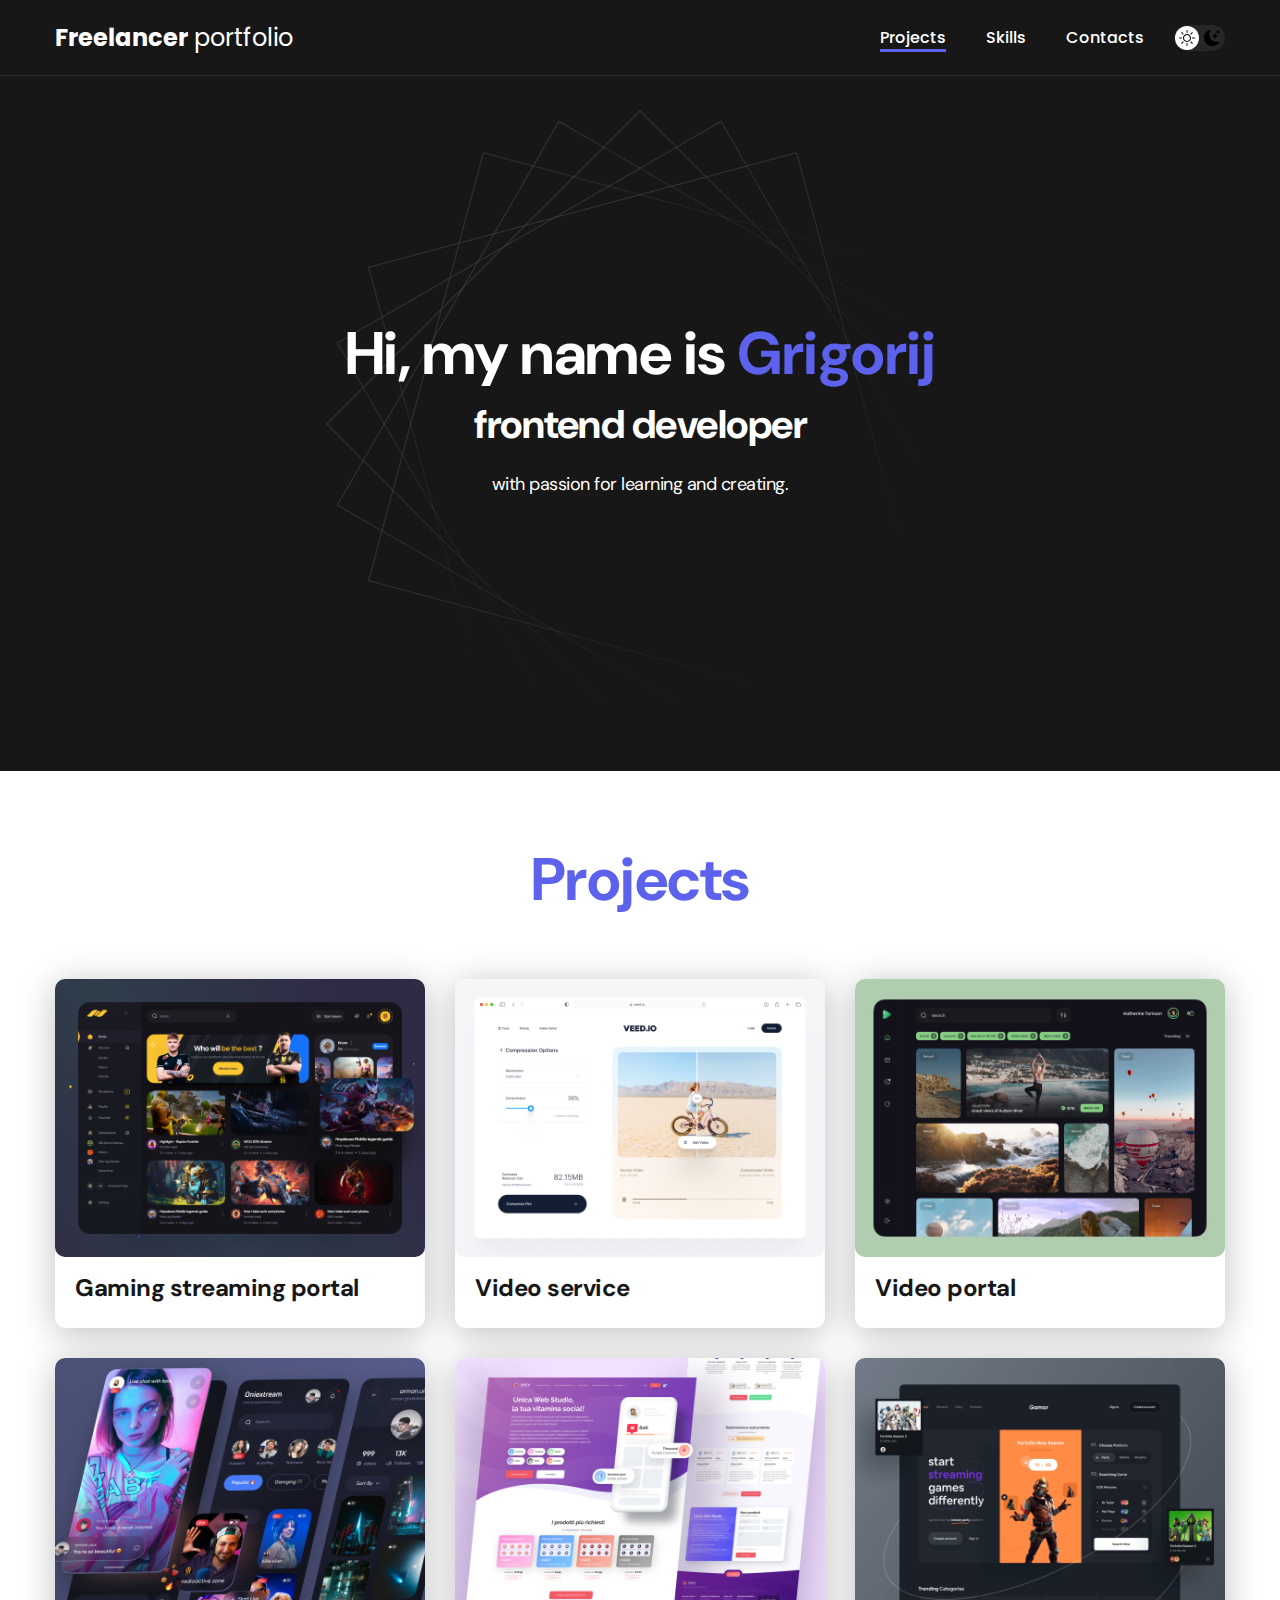
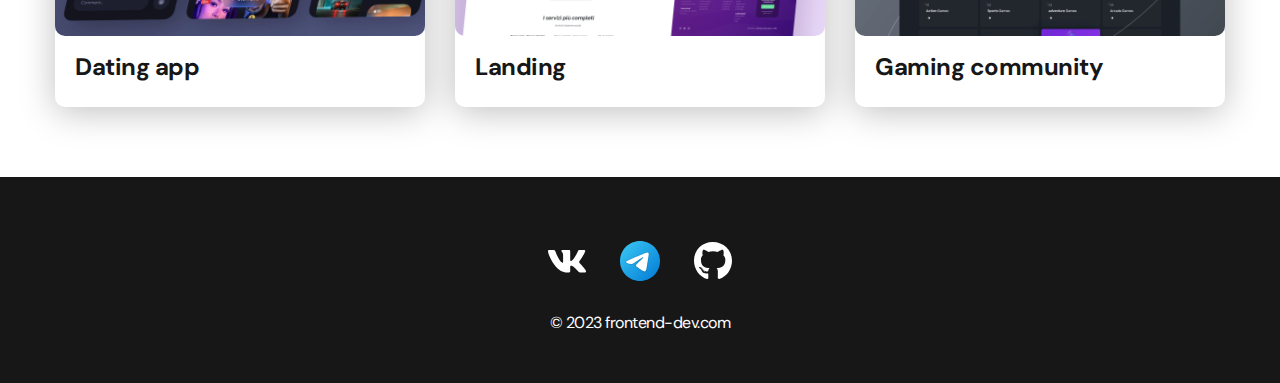
<file: index.html>
<!DOCTYPE html>
<html lang="en">
<head>
	<meta charset="UTF-8">
	<meta http-equiv="X-UA-Compatible" content="IE=edge">
	<meta name="viewport" content="width=device-width, initial-scale=1.0">
	<link rel="stylesheet" href="./main.css">
	<title>Freelancer portfolio</title>
</head>
<body>
	<nav class="nav">
			<div class="container">
				<div class="nav_row">
					<a href="./index.html" class="logo"> <strong>Freelancer</strong> portfolio</a>

					 <button class="dark-mode-btn">
						<img src="./img/icons/sun.svg" alt="Light mode" class="dark-mode-btn__icon">
						<img src="./img/icons/moon.svg" alt="Light mode" class="dark-mode-btn__icon">
					 </button>

					<ul class="nav_list">
						<li class="nav-list__item"> <a href="./index.html" class="nav-list__link nav-list__link--active">Projects</a> </li>
						<li class="nav-list__item"> <a href="./skills.html" class="nav-list__link">Skills</a></li>
						<li class="nav-list__item"> <a href="./contacts.html" class="nav-list__link">Contacts</a></li>
					</ul>
				</div>
			</div>
	</nav>
	<!--header-->
	<header class="header">	
		<div class="header__wrapper">
			<h1 class="header__title">
				<strong>Hi, my name is <em>Grigorij</em></strong><br>
				frontend developer
			</h1>
			<div class="header__text">
				<p>with passion for learning and creating.</p>
			</div>
			<!-- <a href="#!" class="btn">Download CV</a> -->
		</div>
	</header>
	<!--header End-->
	
	<!-- main -->
	<main class="section">
		<div class="container">
			<h2 class="title-1">Projects</h2>
			<ul class="projects">
				<li class="project">
					<a href="./project-page1.html" target="_blank">
						<img src="./img/projects/01-big.jpg" alt="project-img" class="project__img">
						<h3 class="project__title">Gaming streaming portal</h3>
					</a>
				</li>
				<li class="project">
					<a href="./project-page2.html" target="_blank">
						<img src="./img/projects/02-big.jpg" alt="project-img" class="project__img">
						<h3 class="project__title">Video service</h3>
					</a>
				</li>
				<li class="project">
					<a href="./project-page3.html" target="_blank">
						<img src="./img/projects/03-big.jpg" alt="project-img" class="project__img">
						<h3 class="project__title">Video portal</h3>
					</a>
				</li>
				<li class="project">
					<a href="./project-page4.html" target="_blank">
						<img src="./img/projects/04-big.jpg" alt="project-img" class="project__img">
						<h3 class="project__title">Dating app</h3>
					</a>
				</li>
				<li class="project">
					<a href="./project-page5.html" target="_blank">
						<img src="./img/projects/05-big.jpg" alt="project-img" class="project__img">
						<h3 class="project__title">Landing</h3>
					</a>
				</li>
				<li class="project">
					<a href="./project-page6.html" target="_blank">
						<img src="./img/projects/06-big.jpg" alt="project-img" class="project__img">
						<h3 class="project__title">Gaming community</h3>
					</a>
				</li>
			</ul>
		</div>
	</main>
	<!-- main end-->

	<!-- footer -->
	<footer class="footer">
		<div class="container">
			<div class="footer__wraper">
				<ul class="social">
					<li class="social__item"><a href="https://vk.com/zvory" target="_blank"><img src="./img/footer/vk.svg" alt="Link"></a></li>
					<li><a href="https://t.me/grigin228" target="_blank"><img src="./img/footer/telegram.svg" alt="Link"></a></li>
					<li><a href="!#" target="_blank"><img src="./img/icons/🦆 icon _GitHub_.svg" alt="Link"></a></li>
				</ul>
				<p class="copyright">© 2023 frontend-dev.com</p>
			</div>
		</div>
	</footer>
	<!-- footer end -->

	<script src="./main.js"></script>
</body>
</html>
</file>
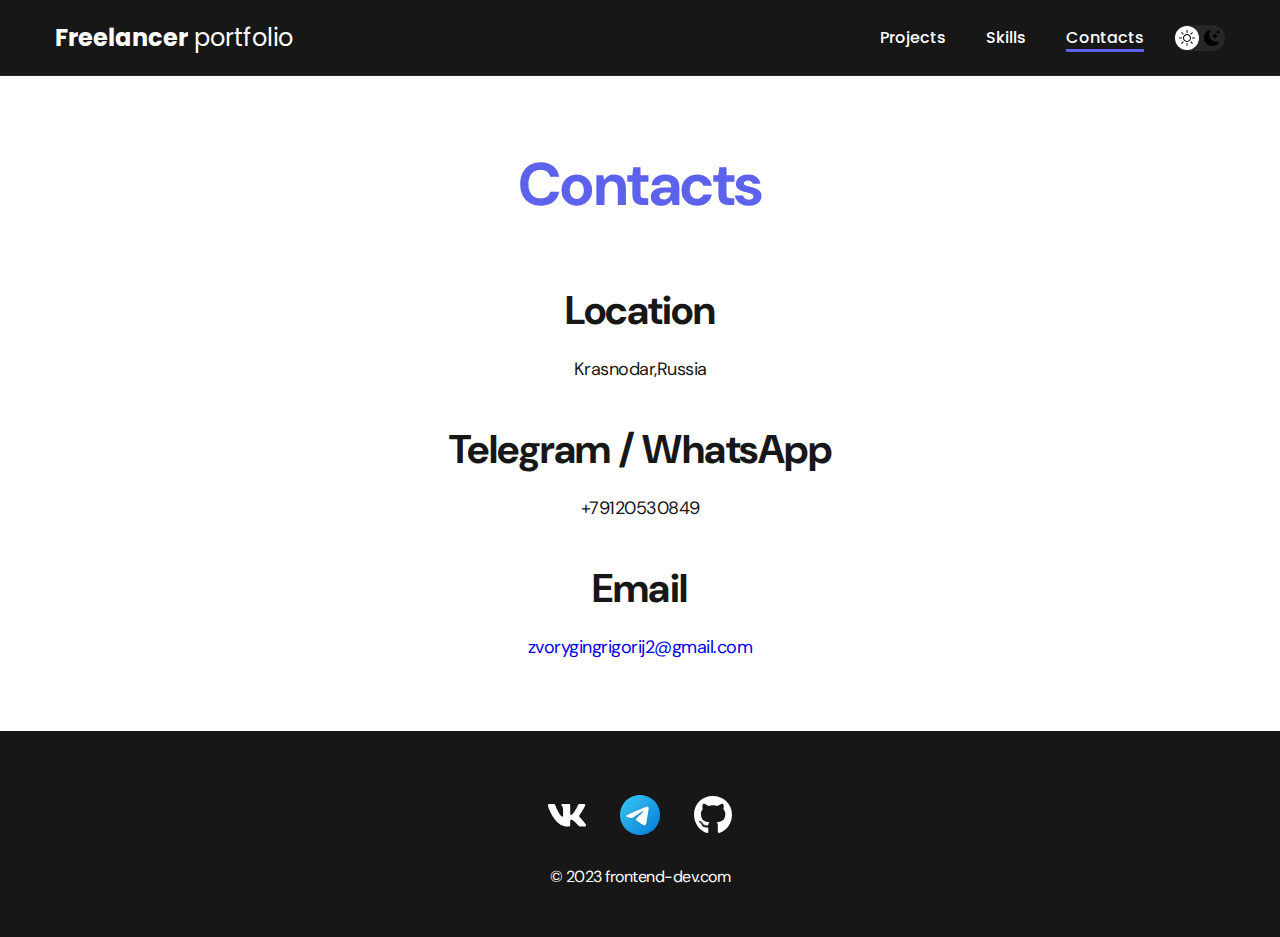
<file: contacts.html>
<!DOCTYPE html>
<html lang="en">
<head>
	<meta charset="UTF-8">
	<meta http-equiv="X-UA-Compatible" content="IE=edge">
	<meta name="viewport" content="width=device-width, initial-scale=1.0">
	<link rel="stylesheet" href="./main.css">
	<title>Contacts</title>
</head>
<body>
	<nav class="nav">
		<div class="container">
			<div class="nav_row">
				<a href="./index.html" class="logo"> <strong>Freelancer</strong> portfolio</a>

				<button class="dark-mode-btn">
					<img src="./img/icons/sun.svg" alt="Light mode" class="dark-mode-btn__icon">
					<img src="./img/icons/moon.svg" alt="Light mode" class="dark-mode-btn__icon">
				</button>

				<ul class="nav_list">
					<li class="nav-list__item"> <a href="./index.html" class="nav-list__link ">Projects</a> </li>
					<li class="nav-list__item"> <a href="./skills.html" class="nav-list__link ">Skills</a></li>
					<li class="nav-list__item"> <a href="./contacts.html" class="nav-list__link nav-list__link--active">Contacts</a></li>
				</ul>
			</div>
		</div>
	</nav>
	<!-- main -->
	<main class="section ">
		<div class="container">
			<h1 class="title-1">Contacts</h1>

			<ul class="content-list">
				<li class="content-list__item">
					<h2 class="title-2">Location</h2>
					<p>Krasnodar,Russia</p>		
				</li>

				<li class="content-list__item">
					<h2 class="title-2">Telegram / WhatsApp</h2>
					<p>+79120530849</p>
				</li>

				<li class="content-list__item">
					<h2 class="title-2">Email</h2>
					<a href="mailto:zvorygingrigorij2@gmail.com">zvorygingrigorij2@gmail.com</a>
				</li>
			</ul>

		</div>
	</main>
	<!-- main end-->

	<!-- footer -->
	<footer class="footer">
		<div class="container">
			<div class="footer__wraper">
				<ul class="social">
					<li class="social__item"><a href="https://vk.com/zvory" target="_blank"><img src="./img/footer/vk.svg" alt="Link"></a></li>
					<li><a href="https://t.me/grigin228" target="_blank"><img src="./img/footer/telegram.svg" alt="Link"></a></li>
					<li><a href="!#" target="_blank"><img src="./img/icons/🦆 icon _GitHub_.svg" alt="Link"></a></li>
				</ul>
				<p class="copyright">© 2023 frontend-dev.com</p>
			</div>
		</div>
	</footer>
	<!-- footer end -->

	<script src="./main.js"></script>
</body>
</html>
</file>
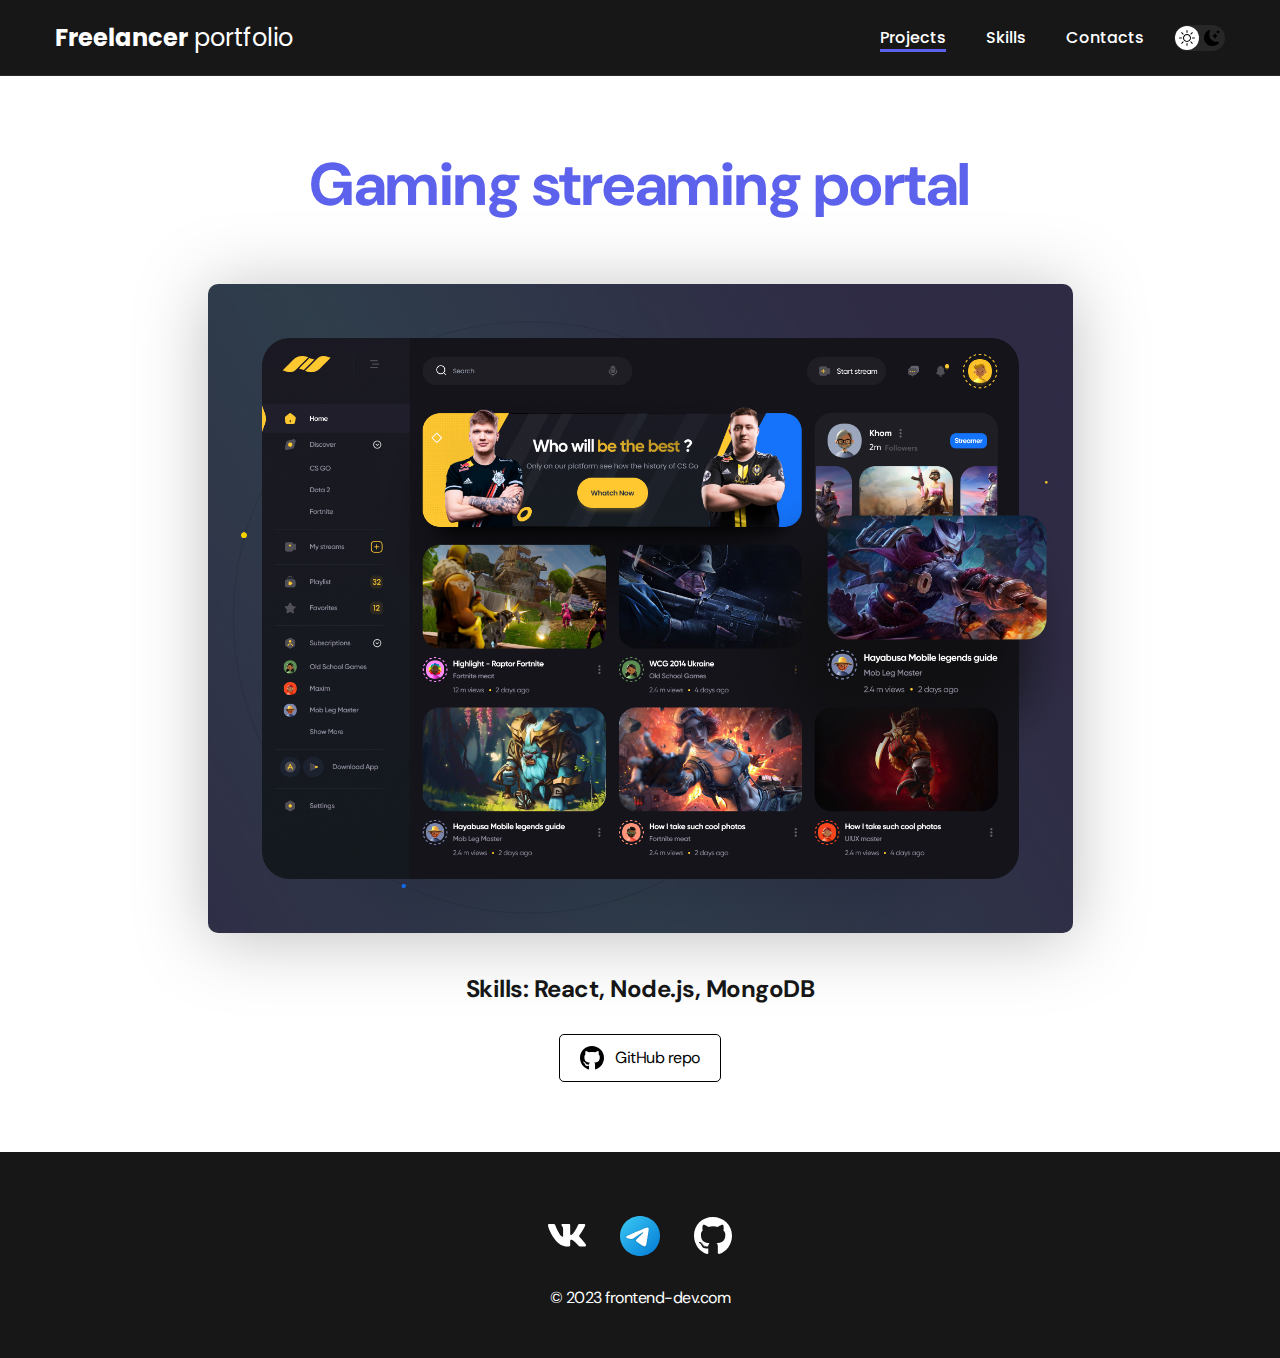
<file: project-page1.html>
<!DOCTYPE html>
<html lang="en">
<head>
	<meta charset="UTF-8">
	<meta http-equiv="X-UA-Compatible" content="IE=edge">
	<meta name="viewport" content="width=device-width, initial-scale=1.0">
	<link rel="stylesheet" href="./main.css">
	<title>Project</title>
</head>
<body>
	<nav class="nav">
		<div class="container">
			<div class="nav_row">
				<a href="./index.html" class="logo"> <strong>Freelancer</strong> portfolio</a>

				<button class="dark-mode-btn">
					<img src="./img/icons/sun.svg" alt="Light mode" class="dark-mode-btn__icon">
					<img src="./img/icons/moon.svg" alt="Light mode" class="dark-mode-btn__icon">
				</button>
				
				<ul class="nav_list">
					<li class="nav-list__item"> <a href="./index.html" class="nav-list__link nav-list__link--active">Projects</a> </li>
					<li class="nav-list__item"> <a href="./skills.html" class="nav-list__link">Skills</a></li>
					<li class="nav-list__item"> <a href="./contacts.html" class="nav-list__link">Contacts</a></li>
				</ul>
			</div>
		</div>
	</nav>

	<!-- main -->
	<main class="section ">
		<div class="container">
			<div class="project-details">
				<h1 class="title-1">Gaming streaming portal</h1>

				<img src="./img/projects/01-big.jpg" alt="" class="project-details__cover">

				<div class="project-details__desc">
					<p>Skills: React, Node.js, MongoDB</p>
				</div>

				<a href="#!" class="btn_outline">
					<img src="./img/icons/gitHub-black.svg" alt="">
					GitHub repo
				</a>
			</div>
		</div>
	</main>
	<!-- main end-->

	<!-- footer -->
	<footer class="footer">
		<div class="container">
			<div class="footer__wraper">
				<ul class="social">
					<li class="social__item"><a href="https://vk.com/zvory" target="_blank"><img src="./img/footer/vk.svg" alt="Link"></a></li>
					<li><a href="https://t.me/grigin228" target="_blank"><img src="./img/footer/telegram.svg" alt="Link"></a></li>
					<li><a href="!#" target="_blank"><img src="./img/icons/🦆 icon _GitHub_.svg" alt="Link"></a></li>
				</ul>
				<p class="copyright">© 2023 frontend-dev.com</p>
			</div>
		</div>
	</footer>
	<!-- footer end -->

	<script src="./main.js"></script>
	
</body>
</html>
</file>
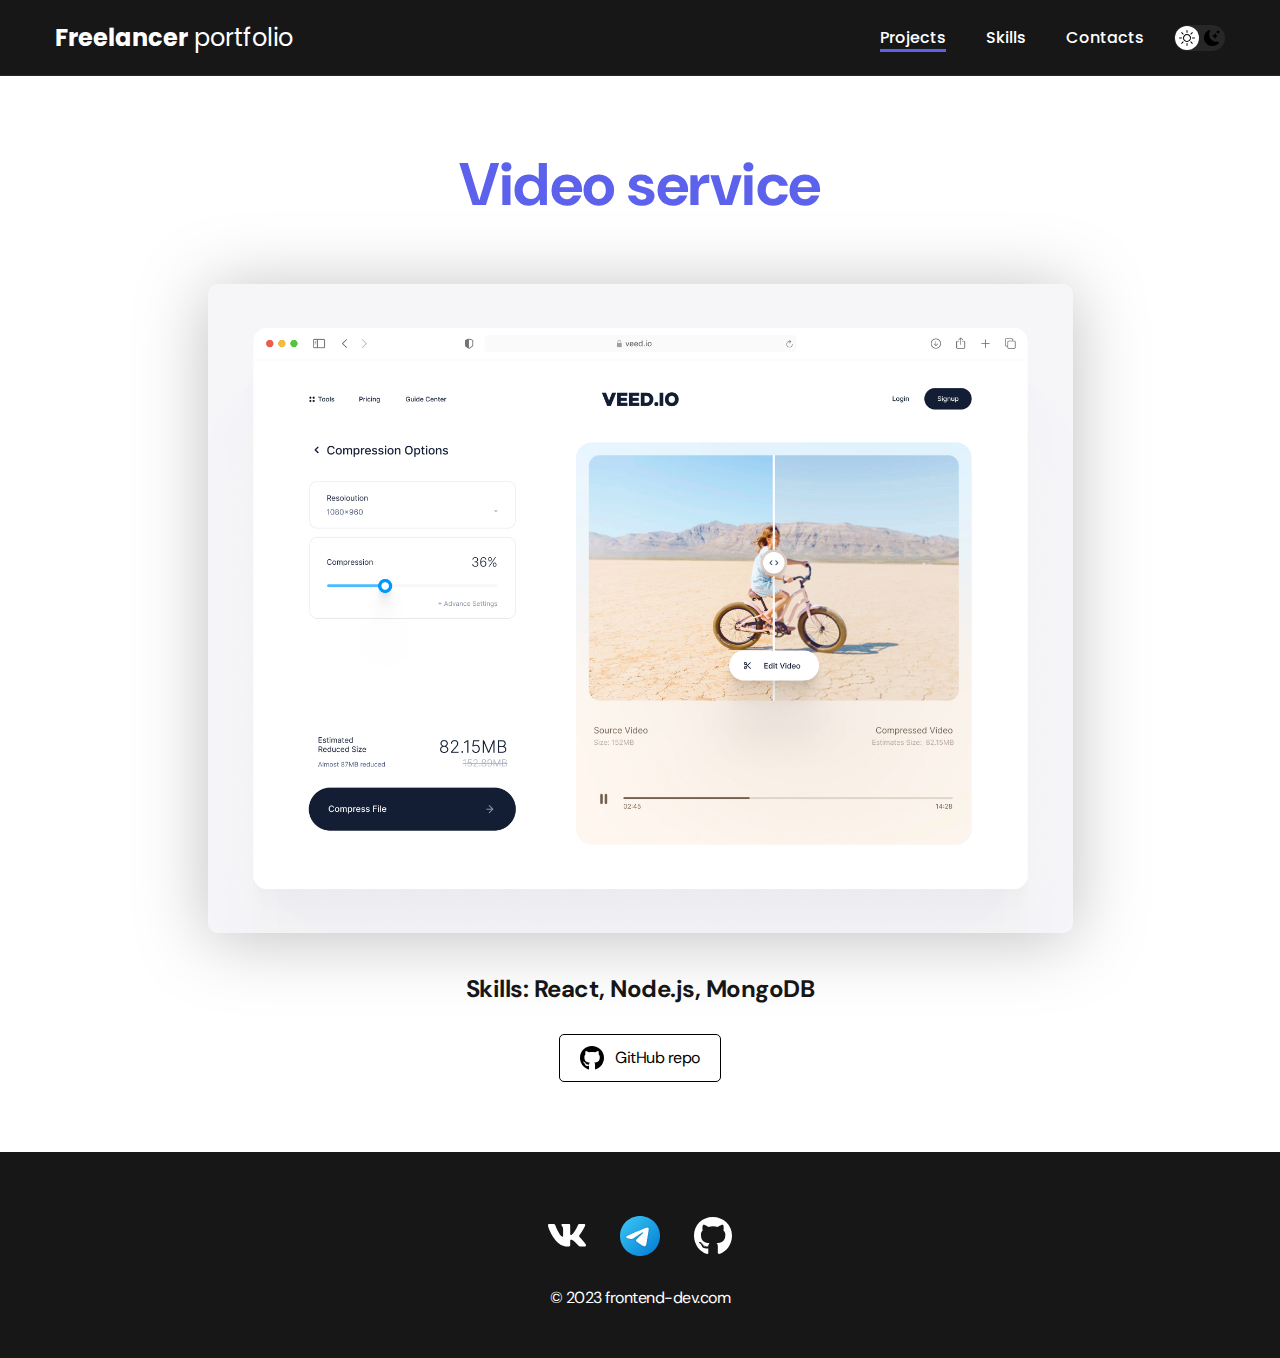
<file: project-page2.html>
<!DOCTYPE html>
<html lang="en">
<head>
	<meta charset="UTF-8">
	<meta http-equiv="X-UA-Compatible" content="IE=edge">
	<meta name="viewport" content="width=device-width, initial-scale=1.0">
	<link rel="stylesheet" href="./main.css">
	<title>Project</title>
</head>
<body>
	<nav class="nav">
		<div class="container">
			<div class="nav_row">
				<a href="./index.html" class="logo"> <strong>Freelancer</strong> portfolio</a>

				<button class="dark-mode-btn">
					<img src="./img/icons/sun.svg" alt="Light mode" class="dark-mode-btn__icon">
					<img src="./img/icons/moon.svg" alt="Light mode" class="dark-mode-btn__icon">
				</button>
				
				<ul class="nav_list">
					<li class="nav-list__item"> <a href="./index.html" class="nav-list__link nav-list__link--active">Projects</a> </li>
					<li class="nav-list__item"> <a href="./skills.html" class="nav-list__link">Skills</a></li>
					<li class="nav-list__item"> <a href="./contacts.html" class="nav-list__link">Contacts</a></li>
				</ul>
			</div>
		</div>
	</nav>

	<!-- main -->
	<main class="section ">
		<div class="container">
			<div class="project-details">
				<h1 class="title-1">Video service</h1>

				<img src="./img/projects/02-big.jpg" alt="" class="project-details__cover">

				<div class="project-details__desc">
					<p>Skills: React, Node.js, MongoDB</p>
				</div>

				<a href="#!" class="btn_outline">
					<img src="./img/icons/gitHub-black.svg" alt="">
					GitHub repo
				</a>



			</div>

		</div>
	</main>
	<!-- main end-->

	<!-- footer -->
	<footer class="footer">
		<div class="container">
			<div class="footer__wraper">
				<ul class="social">
					<li class="social__item"><a href="https://vk.com/zvory" target="_blank"><img src="./img/footer/vk.svg" alt="Link"></a></li>
					<li><a href="https://t.me/grigin228" target="_blank"><img src="./img/footer/telegram.svg" alt="Link"></a></li>
					<li><a href="!#" target="_blank"><img src="./img/icons/🦆 icon _GitHub_.svg" alt="Link"></a></li>
				</ul>
				<p class="copyright">© 2023 frontend-dev.com</p>
			</div>
		</div>
	</footer>
	<!-- footer end -->

	<script src="./main.js"></script>
	
</body>
</html>
</file>
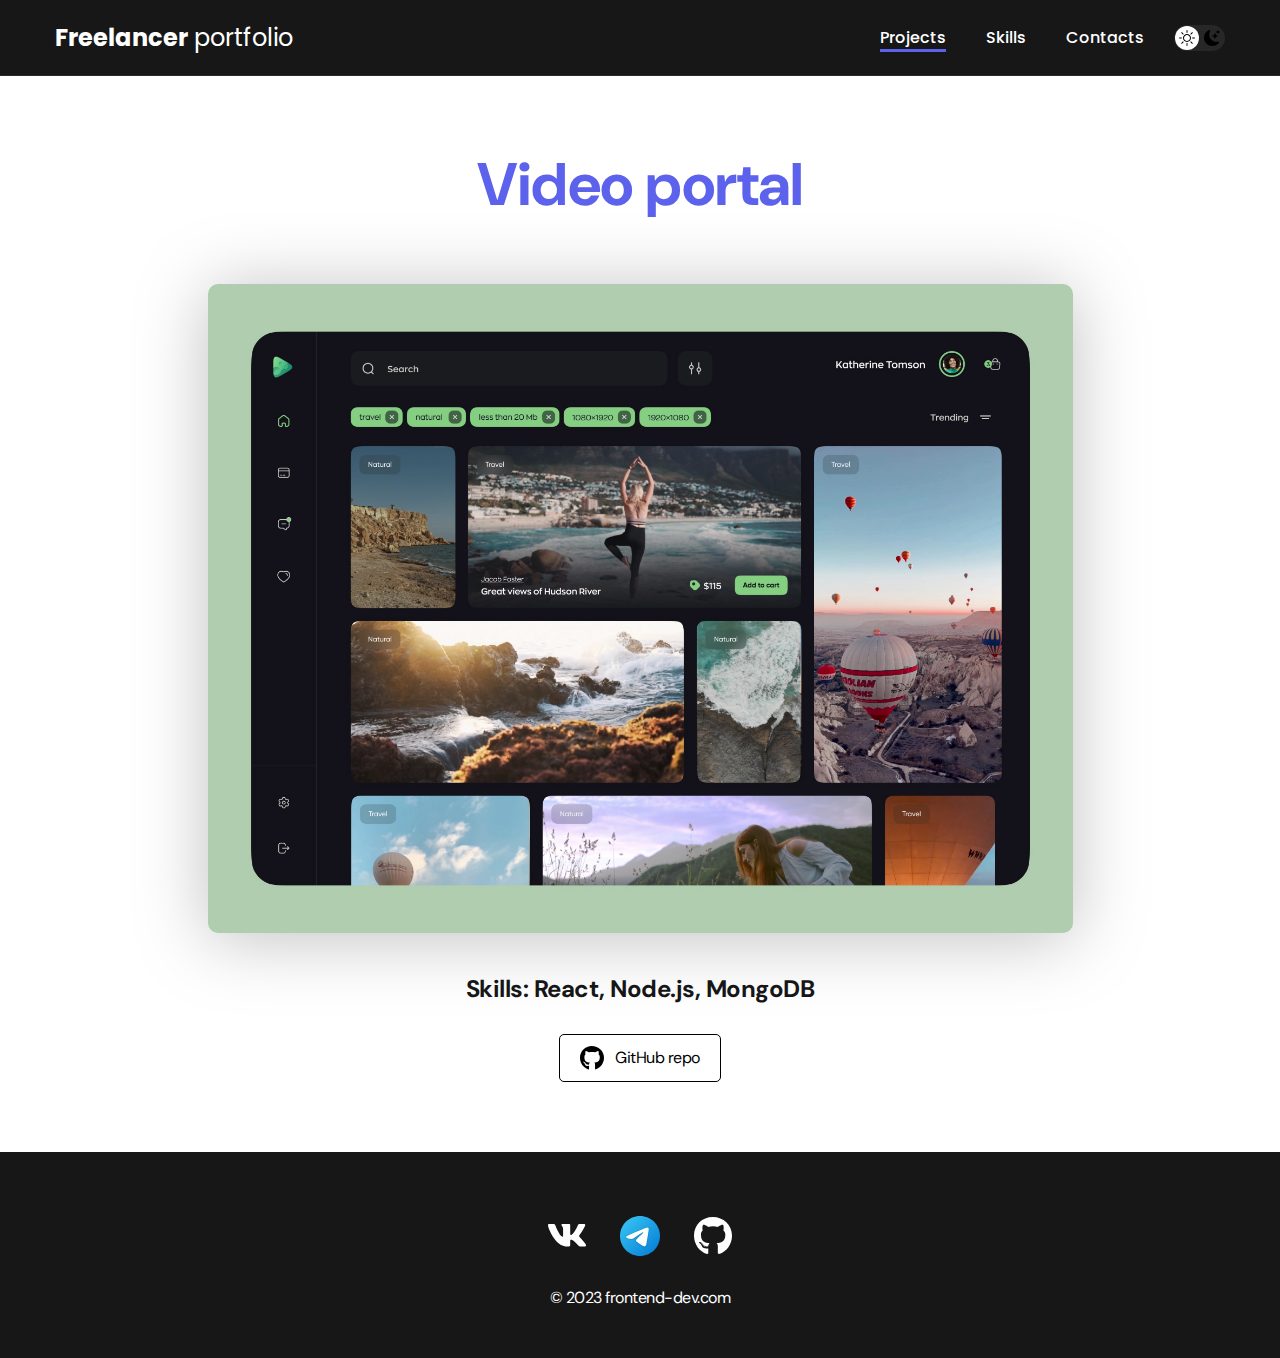
<file: project-page3.html>
<!DOCTYPE html>
<html lang="en">
<head>
	<meta charset="UTF-8">
	<meta http-equiv="X-UA-Compatible" content="IE=edge">
	<meta name="viewport" content="width=device-width, initial-scale=1.0">
	<link rel="stylesheet" href="./main.css">
	<title>Project</title>
</head>
<body>
	<nav class="nav">
		<div class="container">
			<div class="nav_row">
				<a href="./index.html" class="logo"> <strong>Freelancer</strong> portfolio</a>

				<button class="dark-mode-btn">
					<img src="./img/icons/sun.svg" alt="Light mode" class="dark-mode-btn__icon">
					<img src="./img/icons/moon.svg" alt="Light mode" class="dark-mode-btn__icon">
				</button>
				
				<ul class="nav_list">
					<li class="nav-list__item"> <a href="./index.html" class="nav-list__link nav-list__link--active">Projects</a> </li>
					<li class="nav-list__item"> <a href="./skills.html" class="nav-list__link">Skills</a></li>
					<li class="nav-list__item"> <a href="./contacts.html" class="nav-list__link">Contacts</a></li>
				</ul>
			</div>
		</div>
	</nav>

	<!-- main -->
	<main class="section ">
		<div class="container">
			<div class="project-details">
				<h1 class="title-1">Video portal</h1>

				<img src="./img/projects/03-big.jpg" alt="" class="project-details__cover">

				<div class="project-details__desc">
					<p>Skills: React, Node.js, MongoDB</p>
				</div>

				<a href="#!" class="btn_outline">
					<img src="./img/icons/gitHub-black.svg" alt="">
					GitHub repo
				</a>



			</div>

		</div>
	</main>
	<!-- main end-->

	<!-- footer -->
	<footer class="footer">
		<div class="container">
			<div class="footer__wraper">
				<ul class="social">
					<li class="social__item"><a href="https://vk.com/zvory" target="_blank"><img src="./img/footer/vk.svg" alt="Link"></a></li>
					<li><a href="https://t.me/grigin228" target="_blank"><img src="./img/footer/telegram.svg" alt="Link"></a></li>
					<li><a href="!#" target="_blank"><img src="./img/icons/🦆 icon _GitHub_.svg" alt="Link"></a></li>
				</ul>
				<p class="copyright">© 2023 frontend-dev.com</p>
			</div>
		</div>
	</footer>
	<!-- footer end -->

	<script src="./main.js"></script>
	
</body>
</html>
</file>
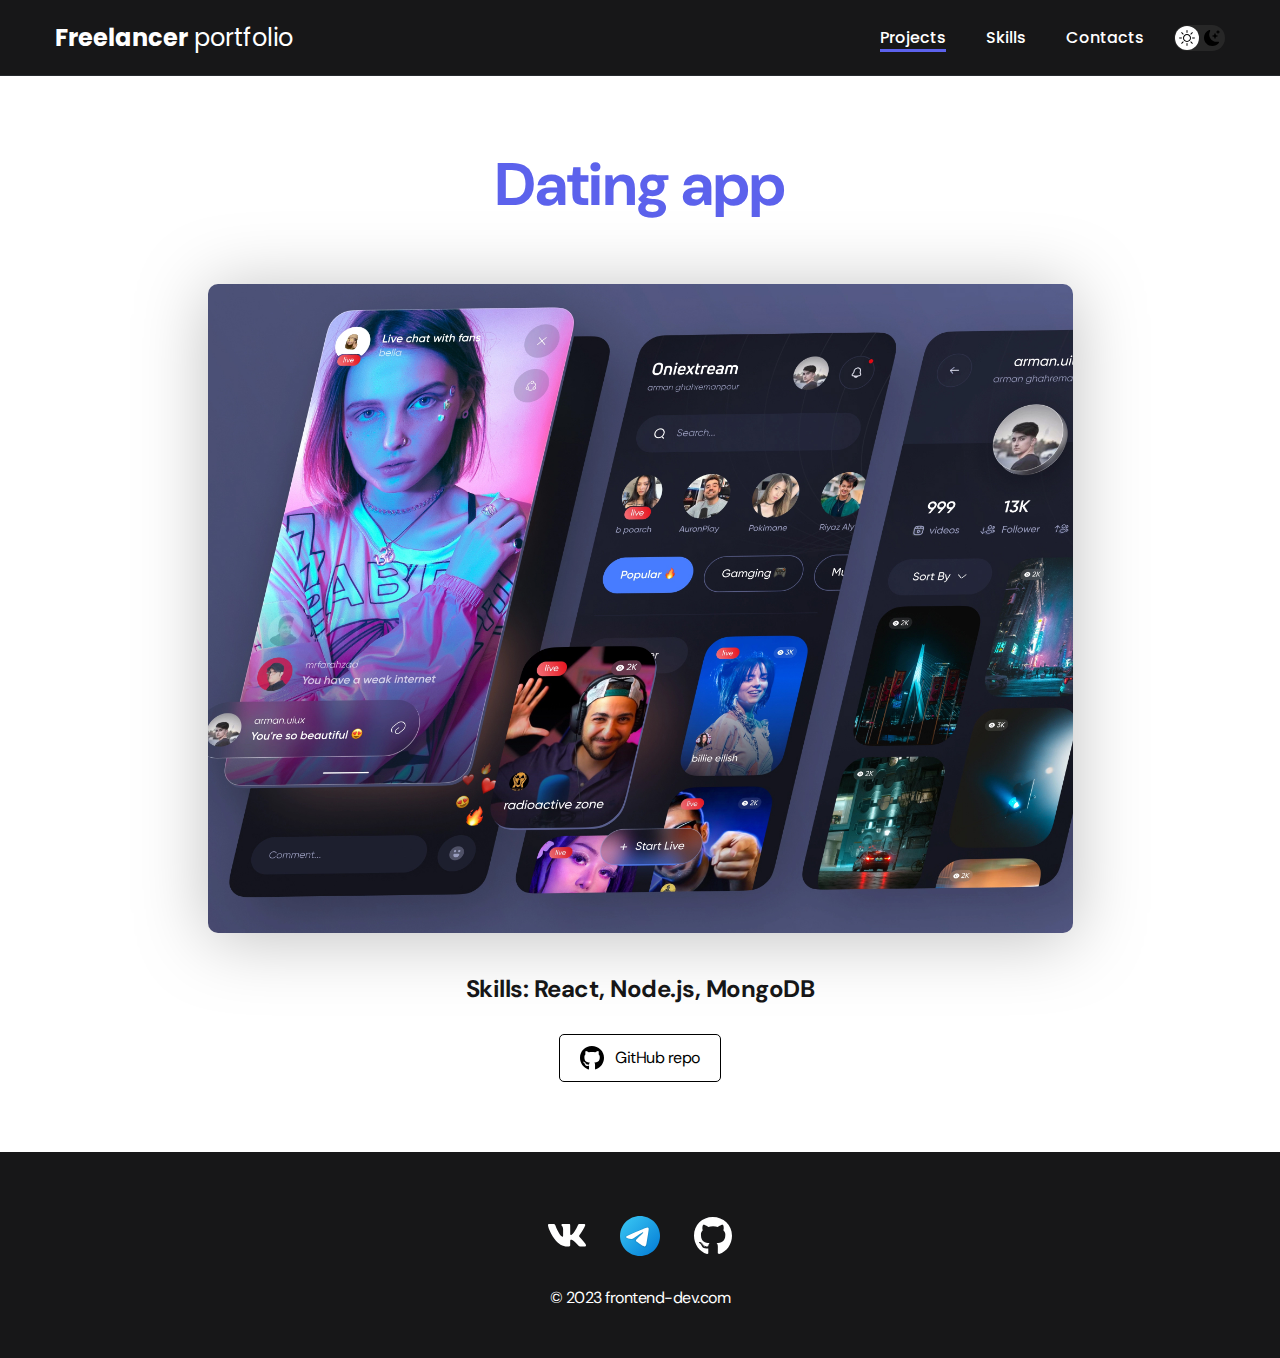
<file: project-page4.html>
<!DOCTYPE html>
<html lang="en">
<head>
	<meta charset="UTF-8">
	<meta http-equiv="X-UA-Compatible" content="IE=edge">
	<meta name="viewport" content="width=device-width, initial-scale=1.0">
	<link rel="stylesheet" href="./main.css">
	<title>Project</title>
</head>
<body>
	<nav class="nav">
		<div class="container">
			<div class="nav_row">
				<a href="./index.html" class="logo"> <strong>Freelancer</strong> portfolio</a>

				<button class="dark-mode-btn">
					<img src="./img/icons/sun.svg" alt="Light mode" class="dark-mode-btn__icon">
					<img src="./img/icons/moon.svg" alt="Light mode" class="dark-mode-btn__icon">
				</button>
				
				<ul class="nav_list">
					<li class="nav-list__item"> <a href="./index.html" class="nav-list__link nav-list__link--active">Projects</a> </li>
					<li class="nav-list__item"> <a href="./skills.html" class="nav-list__link">Skills</a></li>
					<li class="nav-list__item"> <a href="./contacts.html" class="nav-list__link">Contacts</a></li>
				</ul>
			</div>
		</div>
	</nav>

	<!-- main -->
	<main class="section ">
		<div class="container">
			<div class="project-details">
				<h1 class="title-1">Dating app</h1>

				<img src="./img/projects/04-big.jpg" alt="" class="project-details__cover">

				<div class="project-details__desc">
					<p>Skills: React, Node.js, MongoDB</p>
				</div>

				<a href="#!" class="btn_outline">
					<img src="./img/icons/gitHub-black.svg" alt="">
					GitHub repo
				</a>



			</div>

		</div>
	</main>
	<!-- main end-->

	<!-- footer -->
	<footer class="footer">
		<div class="container">
			<div class="footer__wraper">
				<ul class="social">
					<li class="social__item"><a href="https://vk.com/zvory" target="_blank"><img src="./img/footer/vk.svg" alt="Link"></a></li>
					<li><a href="https://t.me/grigin228" target="_blank"><img src="./img/footer/telegram.svg" alt="Link"></a></li>
					<li><a href="!#" target="_blank"><img src="./img/icons/🦆 icon _GitHub_.svg" alt="Link"></a></li>
				</ul>
				<p class="copyright">© 2023 frontend-dev.com</p>
			</div>
		</div>
	</footer>
	<!-- footer end -->

	<script src="./main.js"></script>
	
</body>
</html>
</file>
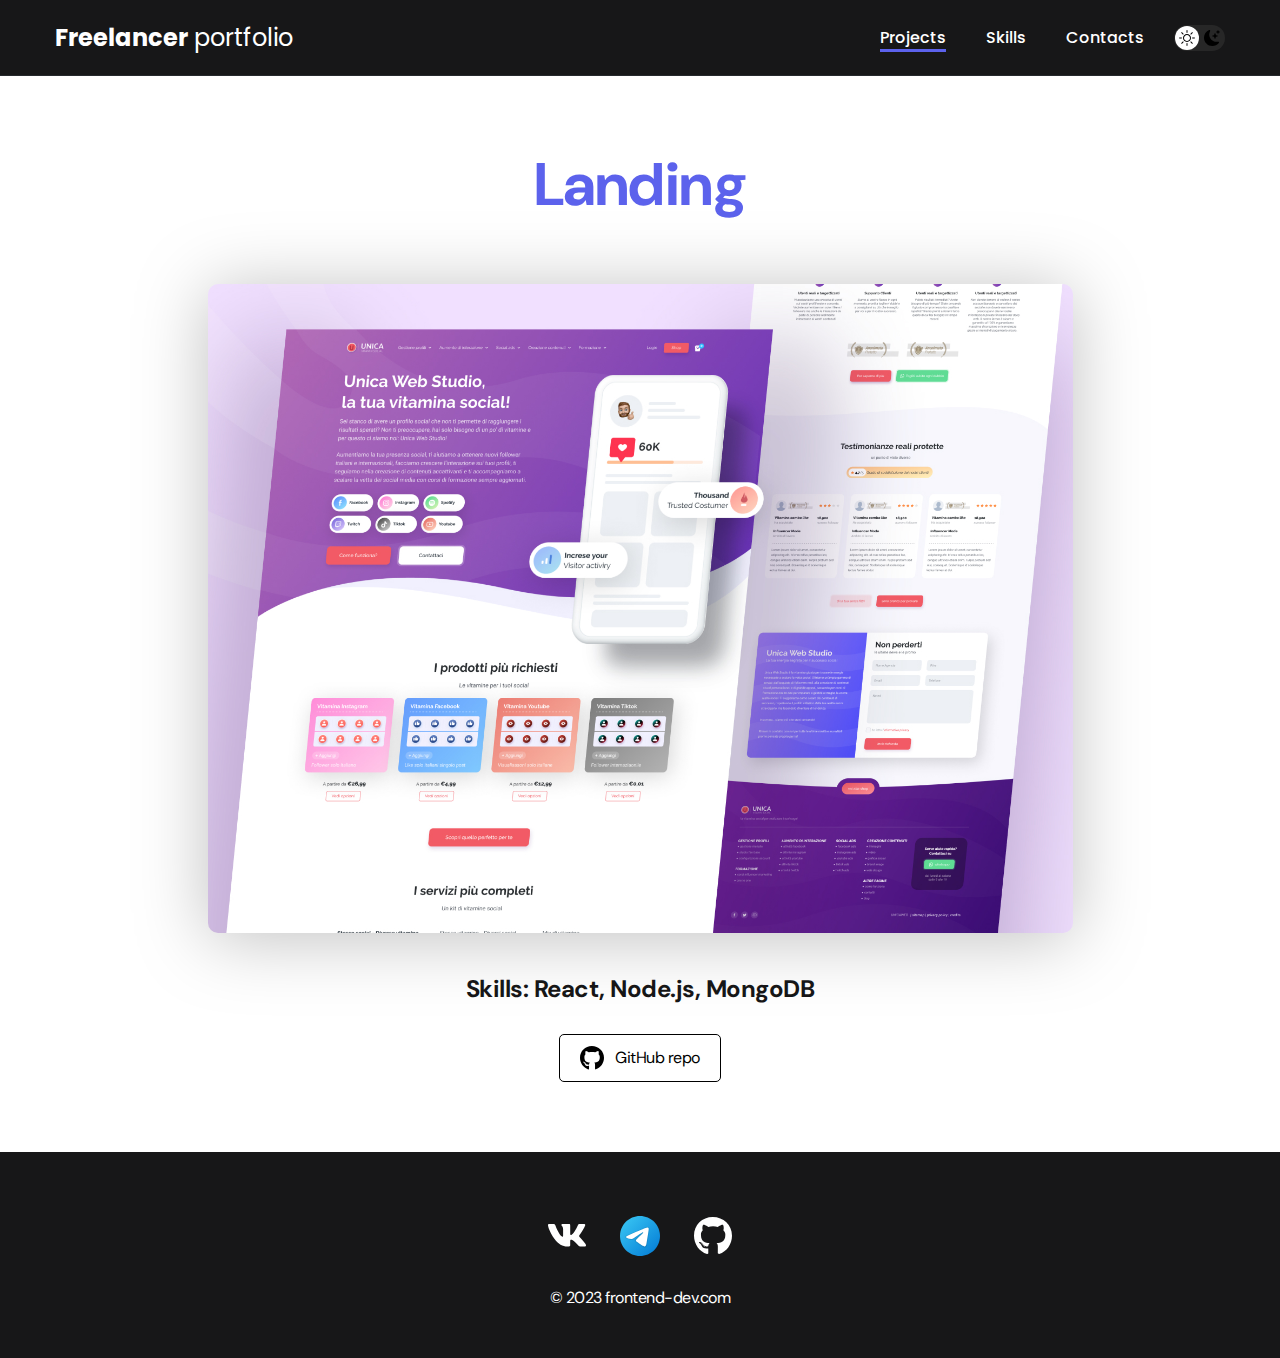
<file: project-page5.html>
<!DOCTYPE html>
<html lang="en">
<head>
	<meta charset="UTF-8">
	<meta http-equiv="X-UA-Compatible" content="IE=edge">
	<meta name="viewport" content="width=device-width, initial-scale=1.0">
	<link rel="stylesheet" href="./main.css">
	<title>Project</title>
</head>
<body>
	<nav class="nav">
		<div class="container">
			<div class="nav_row">
				<a href="./index.html" class="logo"> <strong>Freelancer</strong> portfolio</a>

				<button class="dark-mode-btn">
					<img src="./img/icons/sun.svg" alt="Light mode" class="dark-mode-btn__icon">
					<img src="./img/icons/moon.svg" alt="Light mode" class="dark-mode-btn__icon">
				</button>
				
				<ul class="nav_list">
					<li class="nav-list__item"> <a href="./index.html" class="nav-list__link nav-list__link--active">Projects</a> </li>
					<li class="nav-list__item"> <a href="./skills.html" class="nav-list__link">Skills</a></li>
					<li class="nav-list__item"> <a href="./contacts.html" class="nav-list__link">Contacts</a></li>
				</ul>
			</div>
		</div>
	</nav>

	<!-- main -->
	<main class="section ">
		<div class="container">
			<div class="project-details">
				<h1 class="title-1">Landing</h1>

				<img src="./img/projects/05-big.jpg" alt="" class="project-details__cover">

				<div class="project-details__desc">
					<p>Skills: React, Node.js, MongoDB</p>
				</div>

				<a href="#!" class="btn_outline">
					<img src="./img/icons/gitHub-black.svg" alt="">
					GitHub repo
				</a>



			</div>

		</div>
	</main>
	<!-- main end-->

	<!-- footer -->
	<footer class="footer">
		<div class="container">
			<div class="footer__wraper">
				<ul class="social">
					<li class="social__item"><a href="https://vk.com/zvory" target="_blank"><img src="./img/footer/vk.svg" alt="Link"></a></li>
					<li><a href="https://t.me/grigin228" target="_blank"><img src="./img/footer/telegram.svg" alt="Link"></a></li>
					<li><a href="!#" target="_blank"><img src="./img/icons/🦆 icon _GitHub_.svg" alt="Link"></a></li>
				</ul>
				<p class="copyright">© 2023 frontend-dev.com</p>
			</div>
		</div>
	</footer>
	<!-- footer end -->

	<script src="./main.js"></script>
	
</body>
</html>
</file>
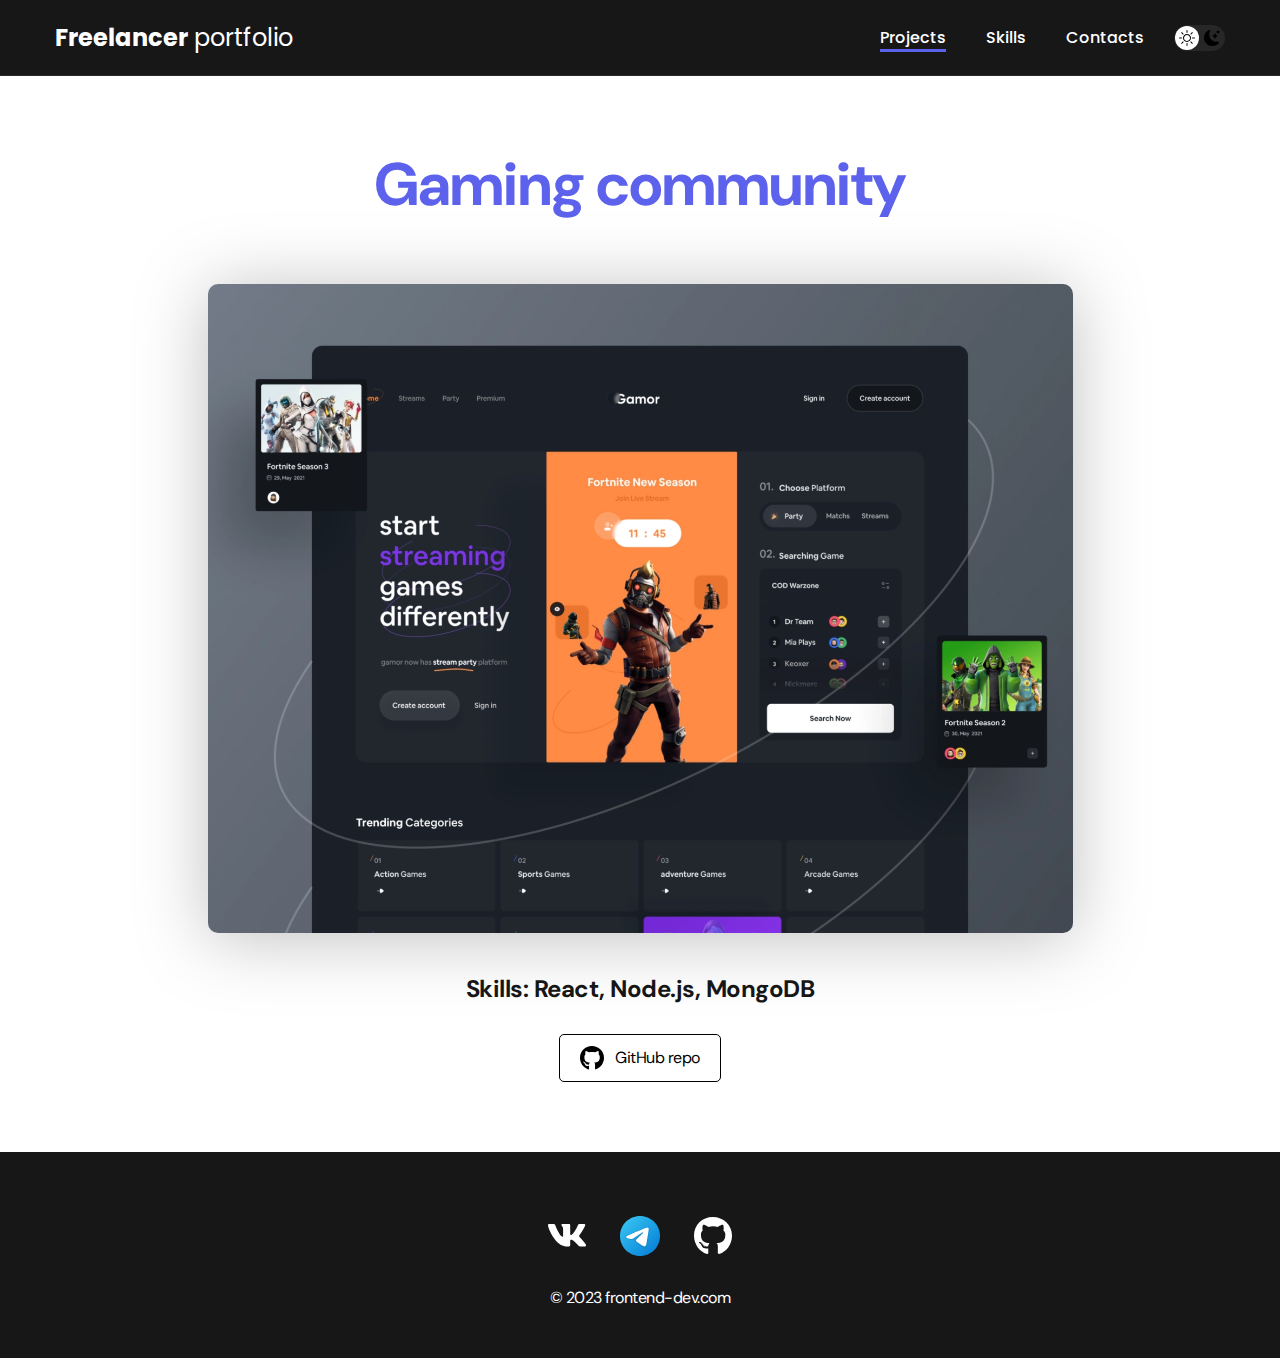
<file: project-page6.html>
<!DOCTYPE html>
<html lang="en">
<head>
	<meta charset="UTF-8">
	<meta http-equiv="X-UA-Compatible" content="IE=edge">
	<meta name="viewport" content="width=device-width, initial-scale=1.0">
	<link rel="stylesheet" href="./main.css">
	<title>Project</title>
</head>
<body>
	<nav class="nav">
		<div class="container">
			<div class="nav_row">
				<a href="./index.html" class="logo"> <strong>Freelancer</strong> portfolio</a>

				<button class="dark-mode-btn">
					<img src="./img/icons/sun.svg" alt="Light mode" class="dark-mode-btn__icon">
					<img src="./img/icons/moon.svg" alt="Light mode" class="dark-mode-btn__icon">
				</button>
				
				<ul class="nav_list">
					<li class="nav-list__item"> <a href="./index.html" class="nav-list__link nav-list__link--active">Projects</a> </li>
					<li class="nav-list__item"> <a href="./skills.html" class="nav-list__link">Skills</a></li>
					<li class="nav-list__item"> <a href="./contacts.html" class="nav-list__link">Contacts</a></li>
				</ul>
			</div>
		</div>
	</nav>

	<!-- main -->
	<main class="section ">
		<div class="container">
			<div class="project-details">
				<h1 class="title-1">Gaming community</h1>

				<img src="./img/projects/06-big.jpg" alt="" class="project-details__cover">

				<div class="project-details__desc">
					<p>Skills: React, Node.js, MongoDB</p>
				</div>

				<a href="#!" class="btn_outline">
					<img src="./img/icons/gitHub-black.svg" alt="">
					GitHub repo
				</a>



			</div>

		</div>
	</main>
	<!-- main end-->

	<!-- footer -->
	<footer class="footer">
		<div class="container">
			<div class="footer__wraper">
				<ul class="social">
					<li class="social__item"><a href="https://vk.com/zvory" target="_blank"><img src="./img/footer/vk.svg" alt="Link"></a></li>
					<li><a href="https://t.me/grigin228" target="_blank"><img src="./img/footer/telegram.svg" alt="Link"></a></li>
					<li><a href="!#" target="_blank"><img src="./img/icons/🦆 icon _GitHub_.svg" alt="Link"></a></li>
				</ul>
				<p class="copyright">© 2023 frontend-dev.com</p>
			</div>
		</div>
	</footer>
	<!-- footer end -->

	<script src="./main.js"></script>
	
</body>
</html>
</file>
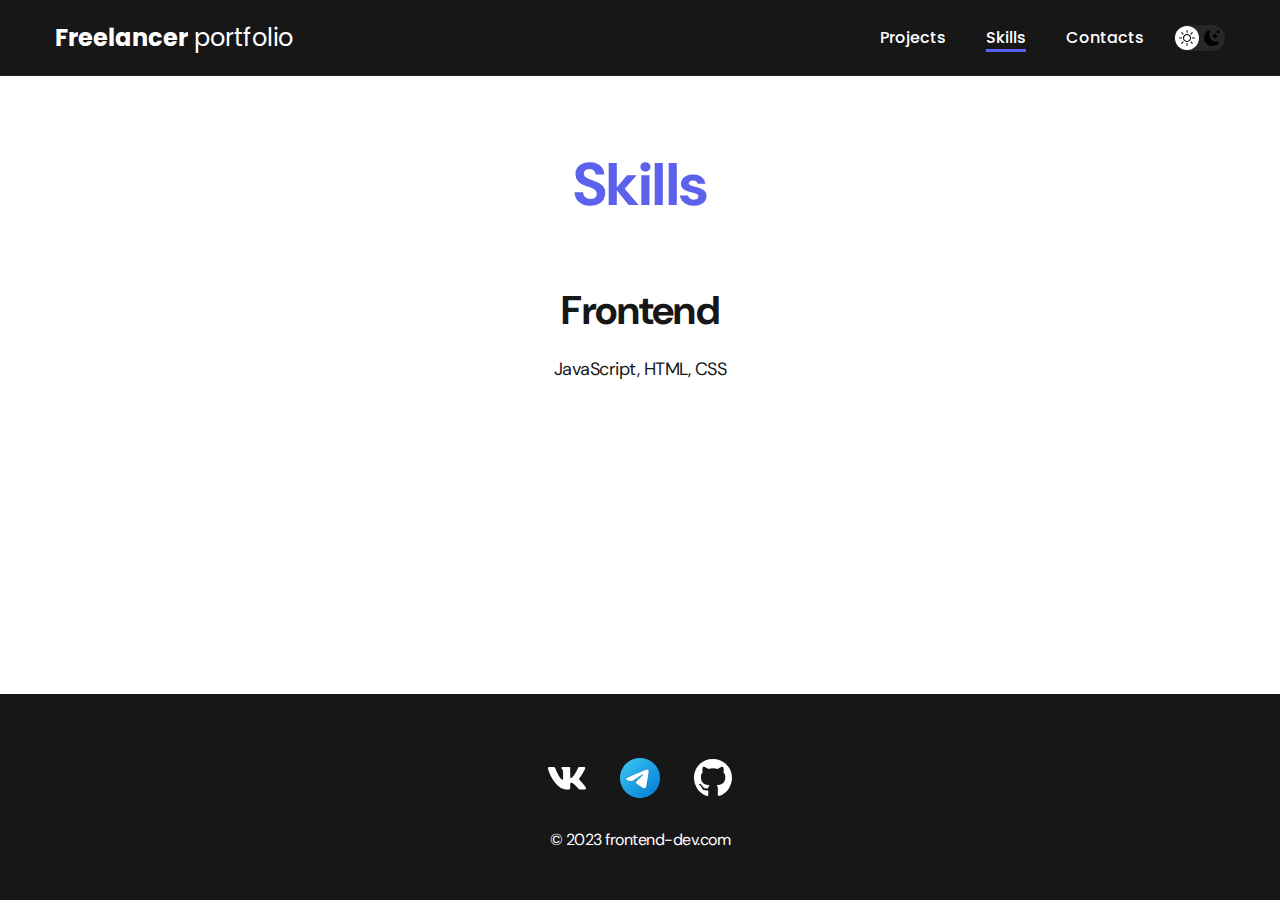
<file: skills.html>
<!DOCTYPE html>
<html lang="en">
<head>
	<meta charset="UTF-8">
	<meta http-equiv="X-UA-Compatible" content="IE=edge">
	<meta name="viewport" content="width=device-width, initial-scale=1.0">
	<link rel="stylesheet" href="./main.css">
	<title>Skills</title>
</head>
<body>
	<nav class="nav">
		<div class="container">
			<div class="nav_row">
				<a href="./index.html" class="logo"> <strong>Freelancer</strong> portfolio</a>

				<button class="dark-mode-btn">
					<img src="./img/icons/sun.svg" alt="Light mode" class="dark-mode-btn__icon">
					<img src="./img/icons/moon.svg" alt="Light mode" class="dark-mode-btn__icon">
				</button>
				
				<ul class="nav_list">
					<li class="nav-list__item"> <a href="./index.html" class="nav-list__link ">Projects</a> </li>
					<li class="nav-list__item"> <a href="./skills.html" class="nav-list__link nav-list__link--active">Skills</a></li>
					<li class="nav-list__item"> <a href="./contacts.html" class="nav-list__link">Contacts</a></li>
				</ul>
			</div>
		</div>
	</nav>
	<!-- main -->
	<main class="section ">
		<div class="container">
			<h1 class="title-1">Skills</h1>

			<ul class="content-list">
				<li class="content-list__item">
					<h2 class="title-2">Frontend</h2>
					<p>JavaScript, HTML, CSS</p>		
				</li>

				<!-- <li class="content-list__item">
					<h2 class="title-2">Backend</h2>
					<p>NodeJS, MySQL, MongoDB, PHP, Laravel</p>
				</li>
			</ul> -->

		</div>
	</main>
	<!-- main end-->

	<!-- footer -->
	<footer class="footer">
		<div class="container">
			<div class="footer__wraper">
				<ul class="social">
					<li class="social__item"><a href="https://vk.com/zvory" target="_blank"><img src="./img/footer/vk.svg" alt="Link"></a></li>
					<li><a href="https://t.me/grigin228" target="_blank"><img src="./img/footer/telegram.svg" alt="Link"></a></li>
					<li><a href="!#" target="_blank"><img src="./img/icons/🦆 icon _GitHub_.svg" alt="Link"></a></li>
				</ul>
				<p class="copyright">© 2023 frontend-dev.com</p>
			</div>
		</div>
	</footer>
	<!-- footer end -->

	<script src="./main.js"></script>
	
</body>
</html>
</file>
<file: main.css>
@import "./reset.css";
@import url('https://fonts.googleapis.com/css2?family=DM+Sans:wght@400;500;700&family=Poppins:wght@400;500;700&display=swap');

:root{
	--white: #fff;
	--black: #171718;
	--black-border: #26292D;
	--purple: #5C62EC;

	--text-color: var(--black);
	--dark-bg: var(--black);
	--dark-border: var(--black-border);
	--header-text: var(--white);
	--accent: var(--purple);

	/*Light mode*/
	--page-bg: var(--white);
	--text-color: var(--black);
	--title-1: var(--accent);
	--project-card-bg: var(--white);
	--project-card-text: var(--black);
	--box-shadow: 0px 5px 35px rgba(0, 0, 0, 0.25);
}

.dark{
	/* DArk mode*/
	--page-bg: #252526;
	--text-color: var(--white);

	--title-1: var(--white);

	--project-card-bg: var(--black);
	--project-card-text: var(--white);

	--box-shadow: 0px 5px 35px rgba(0, 0, 0, 0.8);
}

html,body{
	font-family: 'DM Sans', sans-serif;
	letter-spacing: -0.5px;
	min-height: 100vh;

	display: flex;
	flex-direction: column;
	
	/* Ligth mode*/
	background-color: var(--page-bg);
	color: var(--text-color);
}

.container{
	margin: 0 auto;
	padding: 0 15px;
	max-width:1200px;/* Нужно добавлять к ширине паддинги, было 1170, стало 1200 */
}

.none{
	display: none !important;
}

/* Nav */
.nav{
	letter-spacing: normal;
	padding: 20px 0;
	border-bottom: 1px solid var(--dark-border) ;
	background-color:var(--dark-bg);
	color: var(--header-text);
}

.nav_row {
	display: flex;
	justify-content: flex-end;
	align-items: center;
	column-gap: 30px;
	row-gap: 20px;
	flex-wrap: wrap;
}
.logo {

	margin-right: auto;
	color: var(--header-text);
	font-size: 24px;
	font-family: 'Poppins', sans-serif;
}

.logo strong {
	font-weight: 700;
}

.nav_list {
	display: flex;
	flex-wrap: wrap;
	row-gap: 10px;
	align-items: center;
	column-gap: 40px;
	font-size: 16px;
	font-weight: 500;
	font-family: 'Poppins', sans-serif;
}

.nav-list__link {
	color: var(--header-text);
}

.nav-list__link:hover{
	opacity: 0.8;
	transition: 0.2s ease-in;
}

.nav-list__link--active{
	position: relative;
}
.nav-list__link--active::before{
	content: "";

	position: absolute;
	left: 0;
	top: 100%;

	display: block;
	width: 100%;
	height: 3px;
	background-color:var(--accent);
}

/* Dark-mode-btn*/

.dark-mode-btn {
	order: 9;
	position: relative;
	display: flex;
	justify-content: space-between;
	width: 51px;
	height: 26px;
	padding: 5px;

	background-color: #272727;
	border-radius: 50px;

}

.dark-mode-btn::before{
	position: absolute;
	top: 1px;
	left: 1px;

	content: "";
	display: block;

	width: 24px;
	height: 24px;
	border-radius: 50%;
	background-color: var(--white);

	transition: left 0.2s ease-in;
}

.dark-mode-btn--active::before{
	left: 26px;
}

.dark-mode-btn__icon {
	position: relative;
	z-index: 9;

}

/* header */

.header {
	background-color: var(--dark-bg);
	color: var(--header-text);
	background-image: url(./img/header-bg.png);
	background-repeat: no-repeat;
	background-size: auto;
	background-position: center center;

	min-height: 695px;
	padding: 40px 0;

	display: flex;
	justify-content: center;
	align-items: center;
	text-align: center;
}

.header__wrapper {
	padding: 0 15px;
	max-width: 690px;
}
.header__title {
	margin-bottom: 20px;
	font-size: 40px;
	font-weight: 700;
	line-height: 1.4;
}

.header__title strong{
	font-size: 60px;
	font-weight: 700;
}

.header__title em{
	font-style: normal;
	color: var(--accent);
}

.header__text {
	font-size: 18px;
	line-height: 1.333;
	margin-bottom: 40px;
}

.header__text p + p{
	margin-top: 0.5em;
}

/* BTN */

.btn {
	display: inline-block;

	padding: 12px 28px;
	height: 48px;
	border-radius: 5px;

	color: var(--white);
	background-color: var(--accent);

	letter-spacing: 0.15px;
	font-size: 15px;
	font-weight: 500;
}

.btn:hover{
	transition: 0.2s ease-in;
	opacity: 0.8;
}

.btn:active{
	position: relative;
	top: 1px;
}

/* Projects */

.section {
	padding: 70px 0;
}

.title-1{
	margin-bottom: 60px;
	font-size: 60px;
	font-weight: 700;
	color: var(--title-1);
	line-height: 1.3;
	text-align: center;
}

.title-2 {
	margin-bottom: 20px;

	font-size: 40px;
	line-height: 1.3;
	font-weight: 700;
}

.projects {
	display: flex;
	justify-content: center;
	flex-wrap: wrap;
	column-gap: 30px;
	row-gap: 30px;
}

.project {
	max-width: 370px;
	background-color: var(--project-card-bg);
	box-shadow: var(--box-shadow);
	border-radius: 10px;
}
.project__img {
	border-radius: 10px;
	height: 277.99px;
}
.project__title {
	padding: 15px 20px 25px;
	font-size: 24px;
	line-height: 1.3;
	font-weight: 700;
	color: var(--project-card-text);
}

.project a:hover{
	transition: 0.2s ease-in;
	opacity: 0.95;
}

/* footer */

.footer {
	background-color: var(--dark-bg);
	padding: 60px 0 50px;
	color: var(--white);
	margin-top: auto;
}

.footer__wraper{
	display:flex;
	flex-direction: column;
	align-items: center;
	row-gap: 27px;
}

.social {
	display: flex;
	column-gap: 30px;
	align-items: center;
}

.copyright {
	font-size: 16px;
}

/* Proiect-page*/

.project-details {
	max-width: 865px;
	margin: 0 auto;

	display: flex;
	flex-direction: column;
	align-items: center;
	text-align: center;
}

.project-details__cover {
	max-width: 100%;
	margin-bottom: 40px;
	filter: drop-shadow(0px 5px 35px rgba(0, 0, 0, 0.25));
	border-radius: 10px;
}

.project-details__desc {
	font-size: 24px;
	font-weight: 700;
	line-height: 1.3;

	margin-bottom: 30px;
}

.btn_outline {
	display: flex;
	column-gap: 11px;
	align-items: center;

	height: 48px;
	border-radius: 5px;
	padding: 12px 20px;

	border: 1px solid #000;
	background-color: white;
	color: #000;
}

.btn_outline:hover{
	transition: 0.2s ease-in;
	opacity: 0.8;
}

.btn_outline:active{
	position: relative;
	top: 1px;
}

/* Skills */

.content-list {
	margin: 0 auto;
	max-width: 570px;

	display: flex;
	flex-direction: column;
	align-items: center;
	text-align: center;

	row-gap: 40px;

}
.content-list__item {
	font-size: 18px;
	line-height: 1.5;
}

.content-list__item p + p{
	margin-top: 0.5em;
}

/* Мобильная адаптация*/

@media (max-width: 620px) {

	.nav_row{
		justify-content: space-between;
	}

	.dark-mode-btn{
		order: 0;
	}

	.header{
		max-height: unset;
	}

	.header__title {
		font-size: 30px;
	}

	.header__title strong {
		font-size: 40px;
	}

	.section{
		padding: 40px 0;
	}

	.title-1{
		margin-bottom: 30px;
		font-size: 40px;
	}

	.title-2{
		font-size: 30px;
		margin-bottom: 10px;
	}

	.project__title{
		font-size: 22px;
	}

	.project-details__desc{
		font-size: 22px;
		margin-bottom: 20px;
	}

	.footer{
		padding: 40px 0 30px;
	}

	.footer__wraper{
		row-gap: 20px;
	}

	.social{
		column-gap: 20px;
	}

	.social__item{
		width: 28px;
	}

	.content-list{
		row-gap: 20px;
	}

	.content-list__item{
		font-size: 16px;
	}

}
</file>
